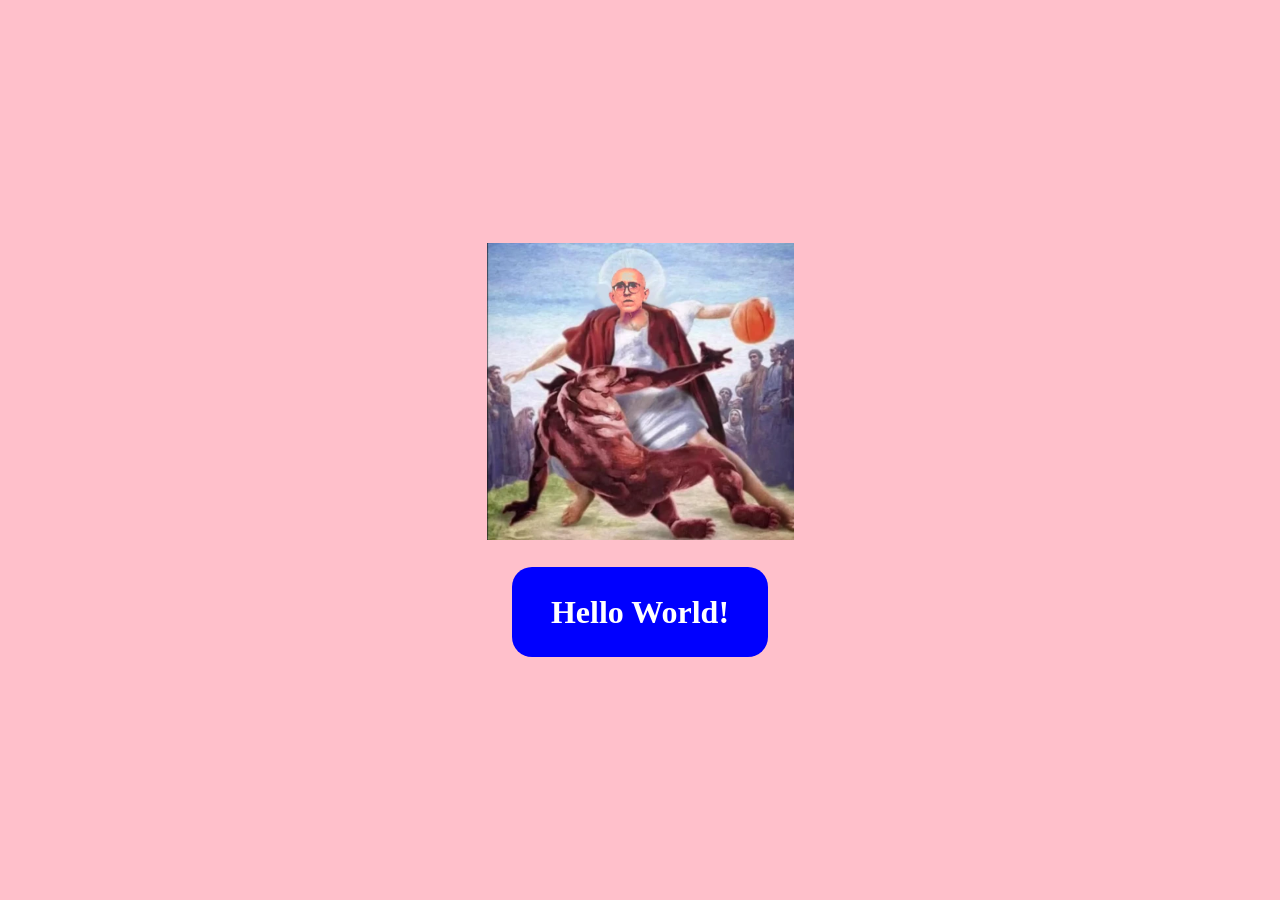
<file: Aula01/index.html>
<!DOCTYPE html>
<html lang="en">
<head>
    <meta charset="UTF-8">
    <meta name="viewport" content="width=device-width, initial-scale=1.0">
    <title>Hello World!</title>
    <link rel="stylesheet" href="index.css">
</head>
<body>
    <img id="imagem" src="Images/theldo.png" alt="Professor Theldo">
    <div id="caixa1" onclick="abrir()" class="oi">Hello World!</div>
    <script src="index.js"></script>
</body>
</html>
</file>
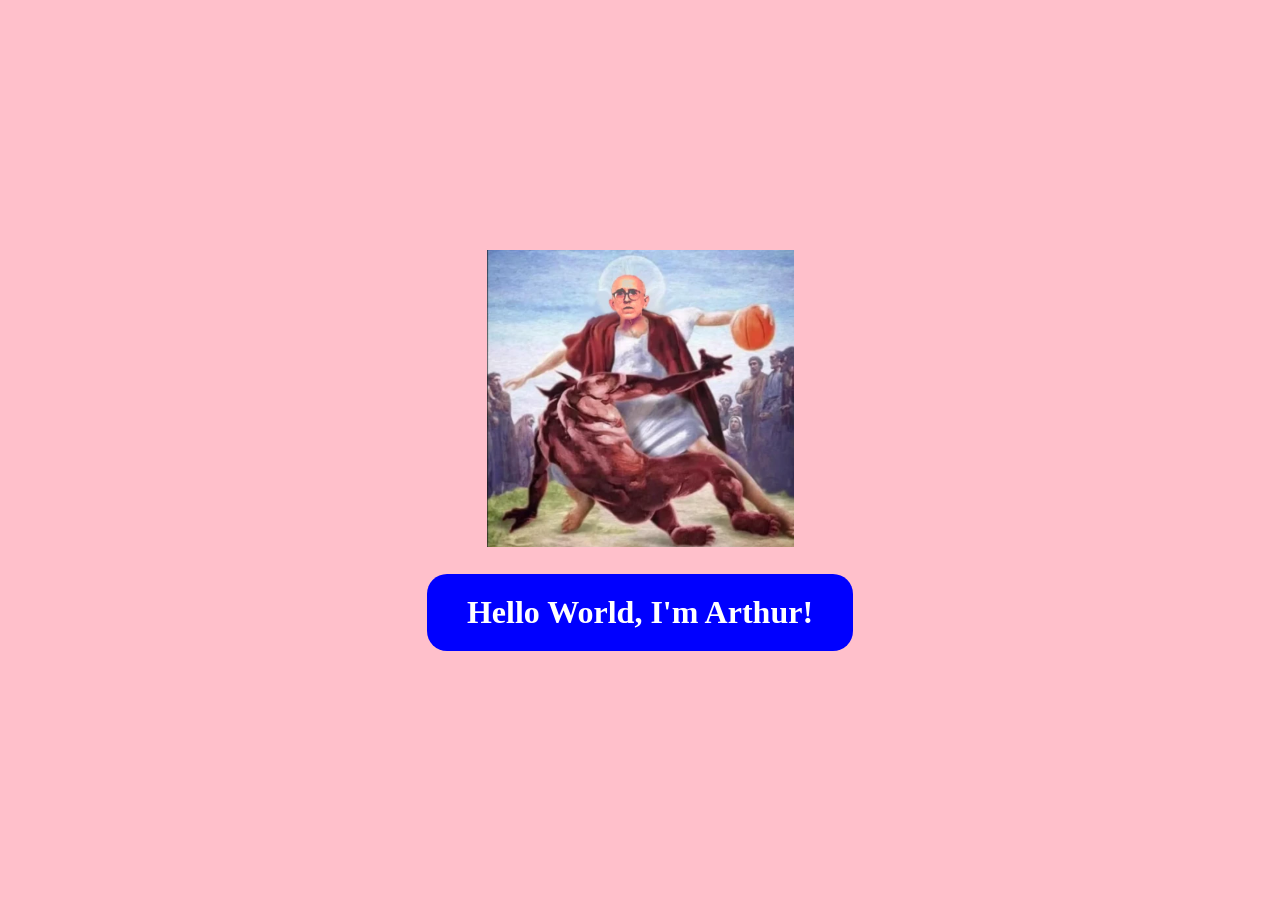
<file: Aula02/index.html>
<!DOCTYPE html>
<html lang="pt-br">
<head>
    <meta charset="UTF-8">
    <meta name="viewport" content="width=device-width, initial-scale=1.0">
    <title>DIW</title>
    <link rel="stylesheet" href="index.css">
</head>
<body>
    <img id="imagem" src="Images/theldo.png" alt="Professor Theldo">
    <div id="caixa1" onclick="abrir()" class="oi">Hello World, I'm Arthur!</div>
    <script src="index.js"></script>
</body>
</html>
</file>
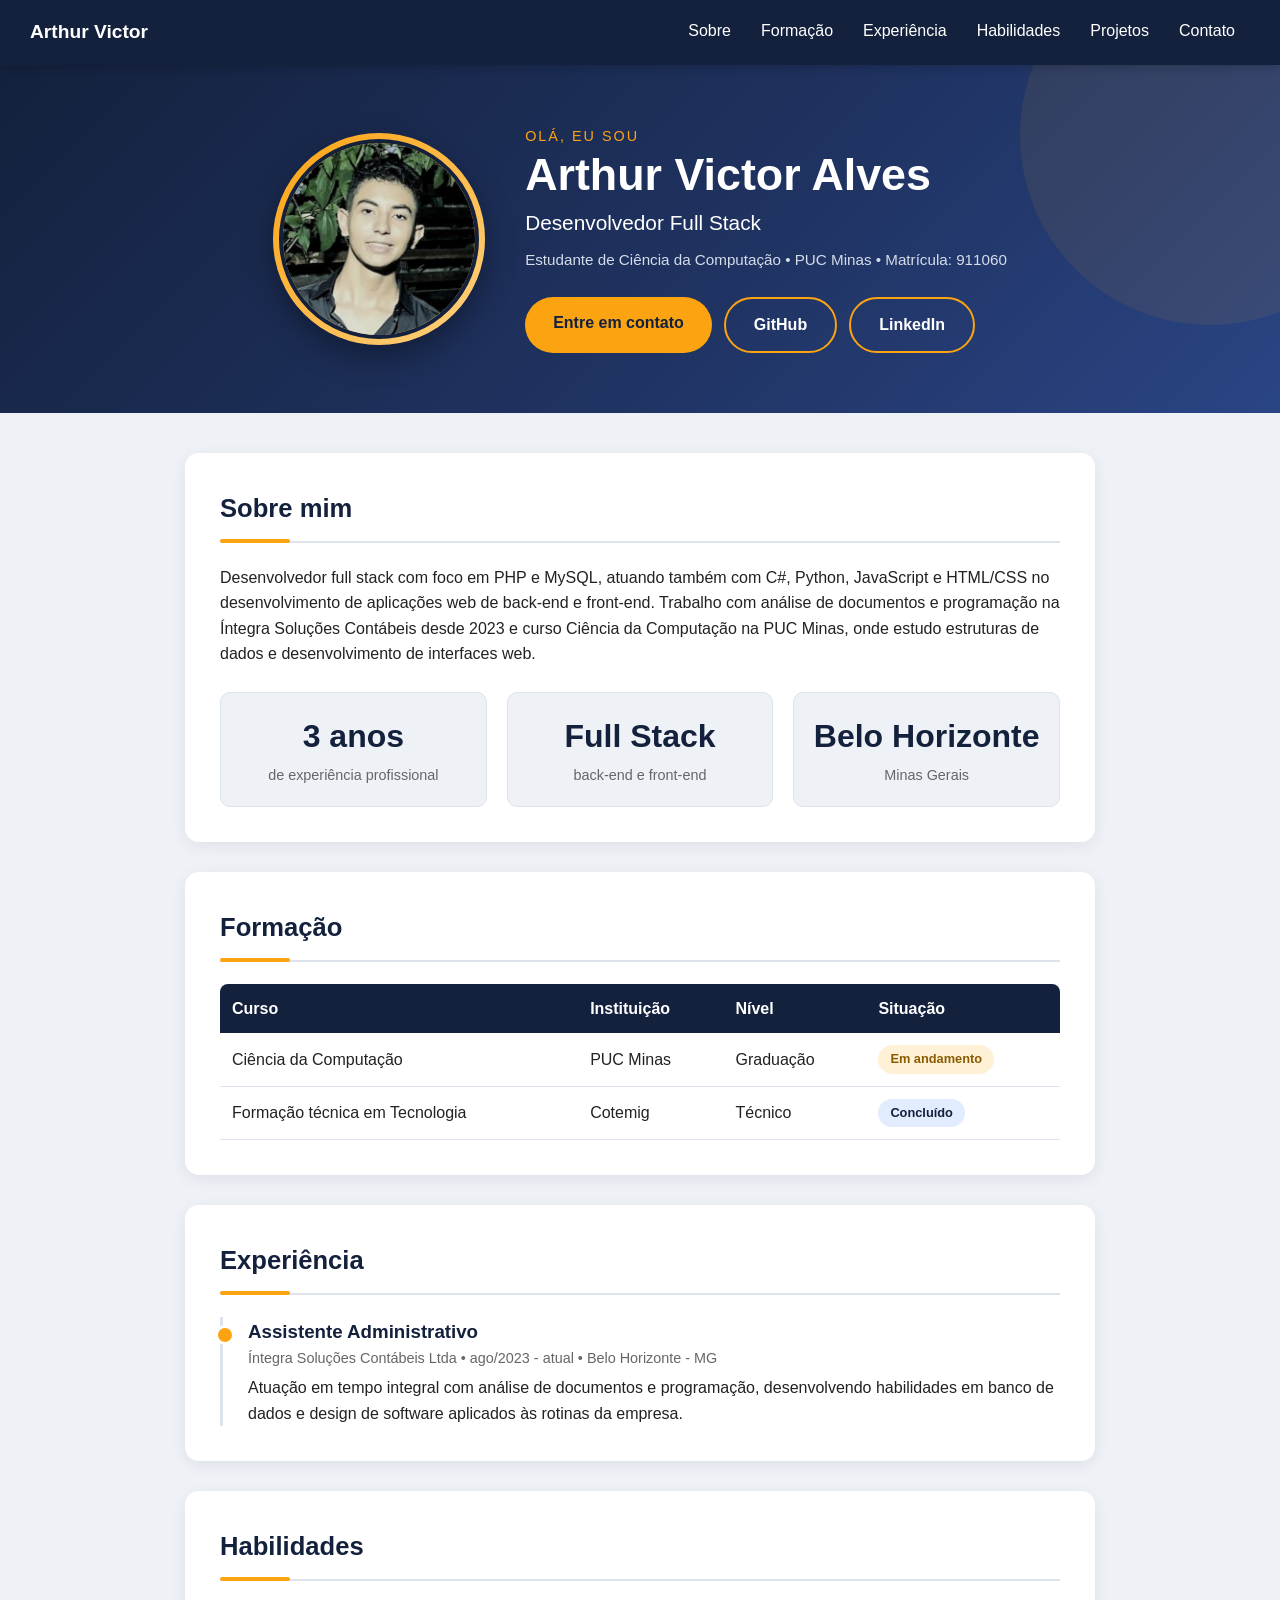
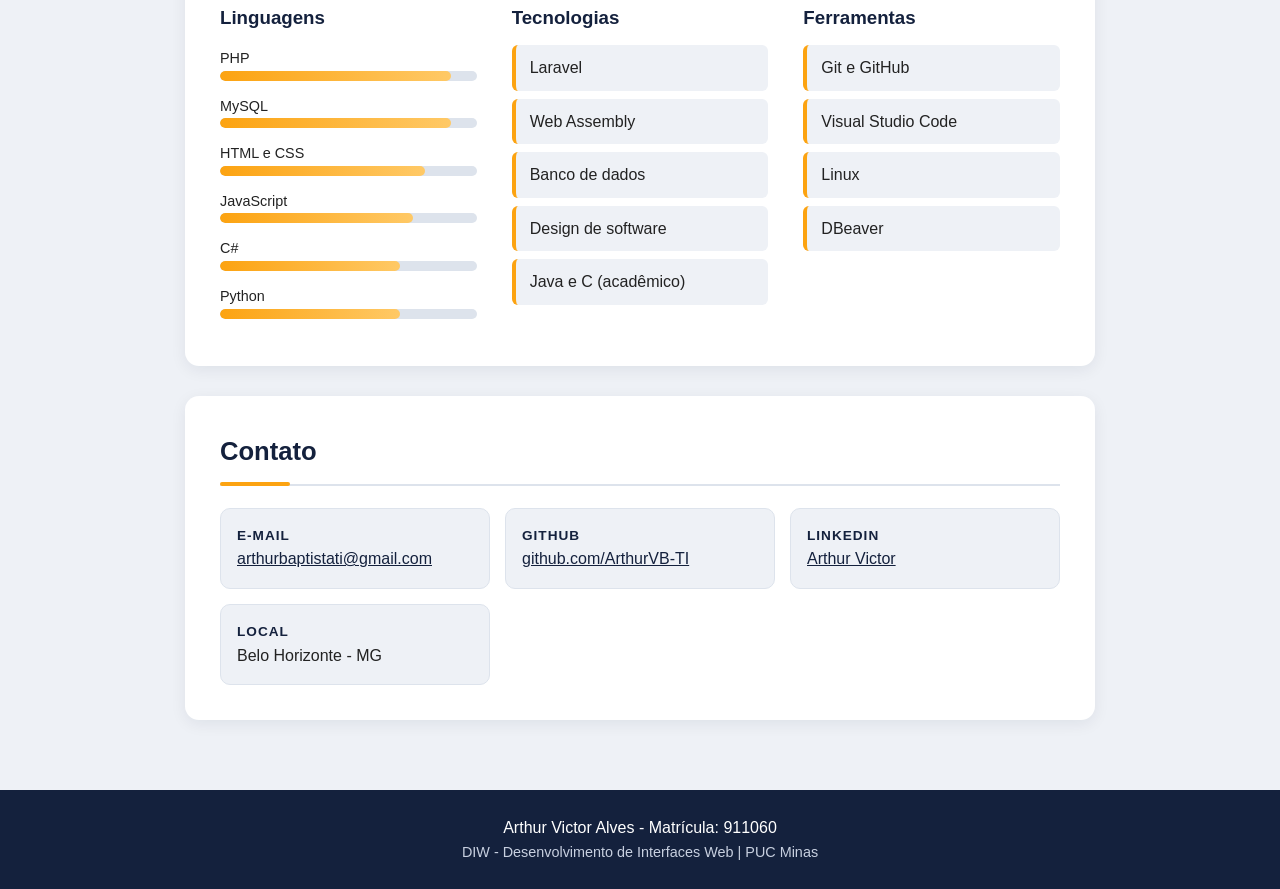
<file: Aula03/public/index.html>
<!DOCTYPE html>
<html lang="pt-br">
<head>
    <meta charset="UTF-8">
    <meta name="viewport" content="width=device-width, initial-scale=1.0">
    <meta name="author" content="Arthur Victor Alves">
    <meta name="description" content="Curriculum Vitae de Arthur Victor Alves, desenvolvedor full stack e estudante de Ciência da Computação na PUC Minas">
    <title>Curriculum Vitae - Arthur Victor Alves</title>
    <link rel="stylesheet" href="style.css">
</head>
<body>
    <nav id="menu">
        <a id="marca" href="#topo">Arthur Victor</a>
        <ul>
            <li><a href="#sobre">Sobre</a></li>
            <li><a href="#formacao">Formação</a></li>
            <li><a href="#experiencia">Experiência</a></li>
            <li><a href="#habilidades">Habilidades</a></li>
            <li><a href="projetos.html">Projetos</a></li>
            <li><a href="contato.html">Contato</a></li>
        </ul>
    </nav>

    <header id="topo">
        <div id="moldura">
            <img id="foto" src="foto.png" alt="Foto de Arthur Victor Alves">
        </div>
        <div id="identificacao">
            <p id="saudacao">Olá, eu sou</p>
            <h1>Arthur Victor Alves</h1>
            <p id="cargo">Desenvolvedor Full Stack</p>
            <p id="matricula">Estudante de Ciência da Computação &bull; PUC Minas &bull; Matrícula: 911060</p>
            <div id="acoes">
                <a class="botao" href="#contato">Entre em contato</a>
                <a class="botao secundario" href="https://github.com/ArthurVB-TI">GitHub</a>
                <a class="botao secundario" href="https://www.linkedin.com/in/arthur-victor-5197a6355/">LinkedIn</a>
            </div>
        </div>
    </header>

    <main>
        <section id="sobre" class="cartao">
            <h2>Sobre mim</h2>
            <p>
                Desenvolvedor full stack com foco em PHP e MySQL, atuando também com
                C#, Python, JavaScript e HTML/CSS no desenvolvimento de aplicações web
                de back-end e front-end. Trabalho com análise de documentos e
                programação na Íntegra Soluções Contábeis desde 2023 e curso Ciência da
                Computação na PUC Minas, onde estudo estruturas de dados e
                desenvolvimento de interfaces web.
            </p>
            <div id="numeros">
                <div class="numero">
                    <strong>3 anos</strong>
                    <span>de experiência profissional</span>
                </div>
                <div class="numero">
                    <strong>Full Stack</strong>
                    <span>back-end e front-end</span>
                </div>
                <div class="numero">
                    <strong>Belo Horizonte</strong>
                    <span>Minas Gerais</span>
                </div>
            </div>
        </section>

        <section id="formacao" class="cartao">
            <h2>Formação</h2>
            <table>
                <thead>
                    <tr>
                        <th>Curso</th>
                        <th>Instituição</th>
                        <th>Nível</th>
                        <th>Situação</th>
                    </tr>
                </thead>
                <tbody>
                    <tr>
                        <td>Ciência da Computação</td>
                        <td>PUC Minas</td>
                        <td>Graduação</td>
                        <td><span class="etiqueta andamento">Em andamento</span></td>
                    </tr>
                    <tr>
                        <td>Formação técnica em Tecnologia</td>
                        <td>Cotemig</td>
                        <td>Técnico</td>
                        <td><span class="etiqueta concluido">Concluído</span></td>
                    </tr>
                </tbody>
            </table>
        </section>

        <section id="experiencia" class="cartao">
            <h2>Experiência</h2>
            <ul id="linha-do-tempo">
                <li class="item">
                    <h3>Assistente Administrativo</h3>
                    <p class="periodo">Íntegra Soluções Contábeis Ltda &bull; ago/2023 - atual &bull; Belo Horizonte - MG</p>
                    <p>
                        Atuação em tempo integral com análise de documentos e programação,
                        desenvolvendo habilidades em banco de dados e design de software
                        aplicados às rotinas da empresa.
                    </p>
                </li>
            </ul>
        </section>

        <section id="habilidades" class="cartao">
            <h2>Habilidades</h2>
            <div id="colunas">
                <div class="coluna">
                    <h3>Linguagens</h3>
                    <ul class="niveis">
                        <li>
                            <span>PHP</span>
                            <div class="barra"><div class="preenchimento" id="nivel-php"></div></div>
                        </li>
                        <li>
                            <span>MySQL</span>
                            <div class="barra"><div class="preenchimento" id="nivel-mysql"></div></div>
                        </li>
                        <li>
                            <span>HTML e CSS</span>
                            <div class="barra"><div class="preenchimento" id="nivel-html"></div></div>
                        </li>
                        <li>
                            <span>JavaScript</span>
                            <div class="barra"><div class="preenchimento" id="nivel-js"></div></div>
                        </li>
                        <li>
                            <span>C#</span>
                            <div class="barra"><div class="preenchimento" id="nivel-csharp"></div></div>
                        </li>
                        <li>
                            <span>Python</span>
                            <div class="barra"><div class="preenchimento" id="nivel-python"></div></div>
                        </li>
                    </ul>
                </div>
                <div class="coluna">
                    <h3>Tecnologias</h3>
                    <ul class="marcadores">
                        <li>Laravel</li>
                        <li>Web Assembly</li>
                        <li>Banco de dados</li>
                        <li>Design de software</li>
                        <li>Java e C (acadêmico)</li>
                    </ul>
                </div>
                <div class="coluna">
                    <h3>Ferramentas</h3>
                    <ul class="marcadores">
                        <li>Git e GitHub</li>
                        <li>Visual Studio Code</li>
                        <li>Linux</li>
                        <li>DBeaver</li>
                    </ul>
                </div>
            </div>
        </section>

        <section id="contato" class="cartao">
            <h2>Contato</h2>
            <ul id="links">
                <li>
                    <strong>E-mail</strong>
                    <a href="mailto:arthurbaptistati@gmail.com">arthurbaptistati@gmail.com</a>
                </li>
                <li>
                    <strong>GitHub</strong>
                    <a href="https://github.com/ArthurVB-TI">github.com/ArthurVB-TI</a>
                </li>
                <li>
                    <strong>LinkedIn</strong>
                    <a href="https://www.linkedin.com/in/arthur-victor-5197a6355/">Arthur Victor</a>
                </li>
                <li>
                    <strong>Local</strong>
                    <span>Belo Horizonte - MG</span>
                </li>
            </ul>
        </section>
    </main>

    <footer>
        <p>Arthur Victor Alves - Matrícula: 911060</p>
        <p>DIW - Desenvolvimento de Interfaces Web | PUC Minas</p>
    </footer>
</body>
</html>
</file>
<file: Aula01/index.css>
*{
    margin:0;
    padding: 0;
}

body{
    background-color: pink;
    width: 100vw;
    height: 100vh;
    display: flex;
    flex-direction: column;
    justify-content: center;
    align-items: center;
    gap: 3%;
}

#imagem{
    max-width: 40%;
    max-height: 50%;
    object-fit: contain;
}

#caixa1{
    font-size: 2em;
    font-weight: bold;
    width: 20%;
    height: 10%;
    flex-shrink: 0;
    border-radius: 20px;
    background-color: blue;
    color: white;
    display: flex;
    justify-content: center;
    align-items: center;
    cursor: pointer;
}
</file>
<file: Aula02/index.css>
*{
    margin:0;
    padding: 0;
}

body{
    background-color: pink;
    width: 100vw;
    height: 100vh;
    display: flex;
    flex-direction: column;
    justify-content: center;
    align-items: center;
    gap: 3%;
}

#imagem{
    max-width: 40%;
    max-height: 50%;
    object-fit: contain;
}

#caixa1{
    font-size: 2em;
    font-weight: bold;
    padding: 20px 40px;
    flex-shrink: 0;
    border-radius: 20px;
    background-color: blue;
    color: white;
    display: flex;
    justify-content: center;
    align-items: center;
    cursor: pointer;
}
</file>
<file: Aula03/public/style.css>
:root{
    --escuro: #14213d;
    --escuro2: #1f3260;
    --destaque: #fca311;
    --fundo: #eef1f6;
    --branco: #ffffff;
    --texto: #222222;
    --cinza: #666666;
    --borda: #dde3ec;
}

*{
    margin: 0;
    padding: 0;
    box-sizing: border-box;
}

html{
    scroll-behavior: smooth;
}

body{
    background-color: var(--fundo);
    font-family: Arial, Helvetica, sans-serif;
    color: var(--texto);
    line-height: 1.6;
}

#menu{
    background-color: var(--escuro);
    position: sticky;
    top: 0;
    z-index: 10;
    display: flex;
    justify-content: space-between;
    align-items: center;
    flex-wrap: wrap;
    padding: 0 30px;
    box-shadow: 0 2px 10px rgba(0, 0, 0, 0.2);
}

#marca{
    color: var(--branco);
    font-size: 1.2em;
    font-weight: bold;
    text-decoration: none;
    padding: 15px 0;
}

#marca:hover{
    color: var(--destaque);
}

#menu ul{
    list-style: none;
    display: flex;
    flex-wrap: wrap;
}

#menu ul a{
    display: block;
    padding: 18px 15px;
    color: var(--branco);
    text-decoration: none;
    border-bottom: 3px solid transparent;
}

#menu ul a:hover{
    color: var(--destaque);
    border-bottom-color: var(--destaque);
}

#topo{
    background: linear-gradient(135deg, var(--escuro) 0%, var(--escuro2) 55%, #2a4585 100%);
    position: relative;
    overflow: hidden;
    color: var(--branco);
    display: flex;
    justify-content: center;
    align-items: center;
    flex-wrap: wrap;
    gap: 40px;
    padding: 60px 30px;
}

#topo::after{
    content: "";
    position: absolute;
    right: -120px;
    top: -120px;
    width: 380px;
    height: 380px;
    background-color: rgba(252, 163, 17, 0.08);
    border-radius: 50%;
}

#moldura{
    background: linear-gradient(135deg, var(--destaque), #ffd280);
    border-radius: 50%;
    padding: 6px;
    box-shadow: 0 12px 30px rgba(0, 0, 0, 0.35);
    z-index: 1;
}

#foto{
    display: block;
    width: 200px;
    height: 200px;
    border-radius: 50%;
    border: 4px solid var(--escuro);
    object-fit: cover;
    background-color: var(--escuro);
}

#identificacao{
    z-index: 1;
}

#saudacao{
    color: var(--destaque);
    text-transform: uppercase;
    letter-spacing: 2px;
    font-size: 0.9em;
}

#identificacao h1{
    font-size: 2.8em;
    line-height: 1.2;
}

#cargo{
    font-size: 1.3em;
    margin-top: 5px;
}

#matricula{
    font-size: 0.95em;
    color: #d5dcea;
    margin-top: 8px;
}

#acoes{
    display: flex;
    flex-wrap: wrap;
    gap: 12px;
    margin-top: 25px;
}

.botao{
    display: inline-block;
    background-color: var(--destaque);
    color: var(--escuro);
    font-weight: bold;
    text-decoration: none;
    padding: 13px 28px;
    border-radius: 30px;
    transition: transform 0.2s, background-color 0.2s, color 0.2s;
}

.botao:hover{
    transform: translateY(-3px);
}

.botao:hover{
    background-color: var(--branco);
}

.botao.secundario{
    background-color: transparent;
    color: var(--branco);
    border: 2px solid var(--destaque);
}

.botao.secundario:hover{
    background-color: var(--destaque);
    color: var(--escuro);
}

main{
    max-width: 950px;
    margin: 0 auto;
    padding: 40px 20px;
}

.cartao{
    background-color: var(--branco);
    border-radius: 14px;
    padding: 35px;
    margin-bottom: 30px;
    scroll-margin-top: 80px;
    box-shadow: 0 4px 16px rgba(20, 33, 61, 0.07);
    transition: transform 0.2s, box-shadow 0.2s;
}

.cartao:hover{
    transform: translateY(-4px);
    box-shadow: 0 10px 28px rgba(20, 33, 61, 0.12);
}

.cartao h2{
    color: var(--escuro);
    font-size: 1.6em;
    padding-bottom: 12px;
    margin-bottom: 22px;
    border-bottom: 2px solid var(--borda);
    position: relative;
}

.cartao h2::after{
    content: "";
    position: absolute;
    left: 0;
    bottom: -2px;
    width: 70px;
    height: 4px;
    background-color: var(--destaque);
    border-radius: 4px;
}

#numeros{
    display: flex;
    flex-wrap: wrap;
    gap: 20px;
    margin-top: 25px;
}

.numero{
    flex: 1;
    min-width: 140px;
    background-color: var(--fundo);
    border: 1px solid var(--borda);
    border-radius: 10px;
    padding: 18px 15px;
    text-align: center;
    transition: border-color 0.2s;
}

.numero:hover{
    border-color: var(--destaque);
}

.numero strong{
    display: block;
    color: var(--escuro);
    font-size: 2em;
}

.numero span{
    color: var(--cinza);
    font-size: 0.9em;
}

table{
    width: 100%;
    border-collapse: collapse;
}

th{
    background-color: var(--escuro);
    color: var(--branco);
    text-align: left;
    padding: 12px;
}

th:first-child{
    border-radius: 8px 0 0 0;
}

th:last-child{
    border-radius: 0 8px 0 0;
}

td{
    border-bottom: 1px solid var(--borda);
    padding: 12px;
}

tbody tr:hover td{
    background-color: var(--fundo);
}

.etiqueta{
    display: inline-block;
    font-size: 0.8em;
    font-weight: bold;
    padding: 4px 12px;
    border-radius: 20px;
}

.etiqueta.andamento{
    background-color: #fff1d6;
    color: #8a5a00;
}

.etiqueta.concluido{
    background-color: #e2ecff;
    color: var(--escuro);
}

#linha-do-tempo{
    list-style: none;
    border-left: 3px solid var(--borda);
    padding-left: 25px;
}

.item{
    position: relative;
    padding-bottom: 25px;
}

.item:last-child{
    padding-bottom: 0;
}

.item::before{
    content: "";
    position: absolute;
    left: -33px;
    top: 8px;
    width: 14px;
    height: 14px;
    background-color: var(--destaque);
    border: 3px solid var(--branco);
    border-radius: 50%;
}

.item h3{
    color: var(--escuro);
}

.periodo{
    font-size: 0.9em;
    color: var(--cinza);
    margin-bottom: 5px;
}

#colunas{
    display: flex;
    flex-wrap: wrap;
    gap: 35px;
}

.coluna{
    flex: 1;
    min-width: 220px;
}

.coluna h3{
    color: var(--escuro);
    margin-bottom: 12px;
}

.niveis{
    list-style: none;
}

.niveis li{
    margin-bottom: 12px;
}

.niveis span{
    font-size: 0.9em;
}

.barra{
    background-color: var(--borda);
    border-radius: 10px;
    height: 10px;
    overflow: hidden;
}

.preenchimento{
    background: linear-gradient(90deg, var(--destaque), #ffc966);
    height: 100%;
    border-radius: 10px;
}

#nivel-php{
    width: 90%;
}

#nivel-mysql{
    width: 90%;
}

#nivel-html{
    width: 80%;
}

#nivel-js{
    width: 75%;
}

#nivel-csharp{
    width: 70%;
}

#nivel-python{
    width: 70%;
}

.marcadores{
    list-style: none;
}

.marcadores li{
    background-color: var(--fundo);
    border-left: 4px solid var(--destaque);
    border-radius: 6px;
    padding: 10px 14px;
    margin-bottom: 8px;
    transition: transform 0.2s;
}

.marcadores li:hover{
    transform: translateX(4px);
}

#links{
    list-style: none;
    display: grid;
    grid-template-columns: repeat(auto-fit, minmax(220px, 1fr));
    gap: 15px;
}

#links li{
    background-color: var(--fundo);
    border: 1px solid var(--borda);
    border-radius: 10px;
    padding: 16px;
}

#links strong{
    display: block;
    color: var(--escuro);
    font-size: 0.85em;
    text-transform: uppercase;
    letter-spacing: 1px;
}

a{
    color: var(--escuro);
}

footer{
    background-color: var(--escuro);
    color: var(--branco);
    text-align: center;
    padding: 25px 20px;
}

footer p:last-child{
    color: #c8d0e0;
    font-size: 0.9em;
}

@media (max-width: 700px){
    #foto{
        width: 160px;
        height: 160px;
    }

    #menu{
        justify-content: center;
        padding: 0 10px;
    }

    #topo{
        padding: 40px 20px;
        text-align: center;
    }

    #identificacao h1{
        font-size: 2em;
    }

    #acoes{
        justify-content: center;
    }
}
</file>
